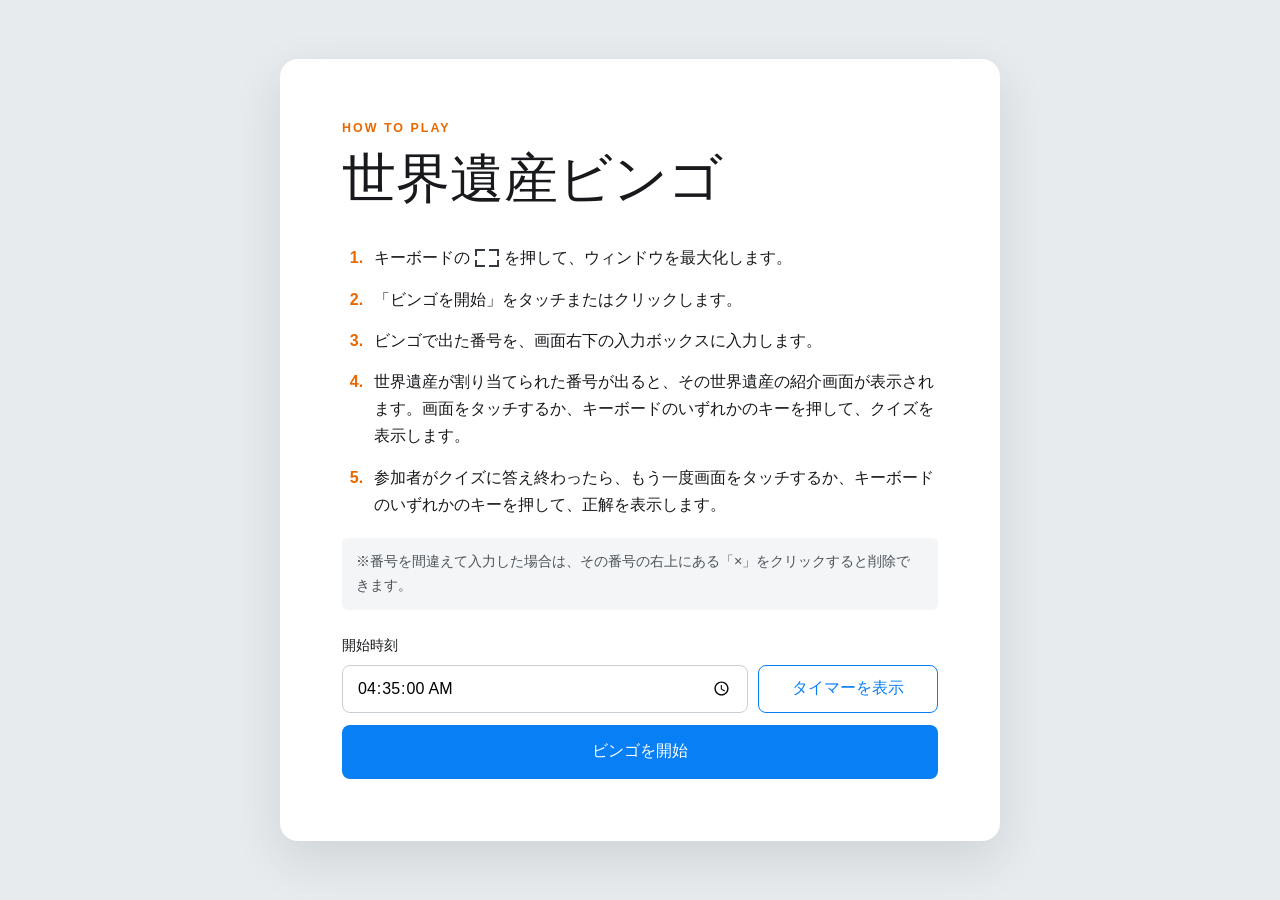
<file: index.html>
<!doctype html>
<html lang="ja">
<head>
  <meta charset="UTF-8" />
  <meta name="viewport" content="width=device-width, initial-scale=1.0" />
  <meta name="theme-color" content="#f3f5f4" />
  <meta name="description" content="世界遺産クイズとビンゴを同時に楽しめるウェブアプリです。" />
  <title>世界遺産ビンゴ</title>
  <link rel="stylesheet" href="popup.css?v=9" />
  <link rel="stylesheet" href="styles.css?v=30" />
  <script src="heritages.js?v=21" defer></script>
  <script src="pictures/manifest.js?v=2" defer></script>
  <script src="bingo.js?v=10" defer></script>
  <script src="app.js?v=28" defer></script>
</head>
<body>
  <section class="view home-view" id="homeView">
    <div class="menu-card">
      <p class="eyebrow">HOW TO PLAY</p>
      <h1>世界遺産ビンゴ</h1>
      <ol class="instructions">
        <li>キーボードの<span class="window-icon" aria-label="Chromebookの最大化アイコン"><i></i></span>を押して、ウィンドウを最大化します。</li>
        <li>「ビンゴを開始」をタッチまたはクリックします。</li>
        <li>ビンゴで出た番号を、画面右下の入力ボックスに入力します。</li>
        <li>世界遺産が割り当てられた番号が出ると、その世界遺産の紹介画面が表示されます。画面をタッチするか、キーボードのいずれかのキーを押して、クイズを表示します。</li>
        <li>参加者がクイズに答え終わったら、もう一度画面をタッチするか、キーボードのいずれかのキーを押して、正解を表示します。</li>
      </ol>
      <p class="menu-note">※番号を間違えて入力した場合は、その番号の右上にある「×」をクリックすると削除できます。</p>
      <div class="timer-controls">
        <label for="startTimeInput">開始時刻</label>
        <input id="startTimeInput" type="time" step="1" required />
        <button class="secondary-button" id="openTimer" type="button">タイマーを表示</button>
      </div>
      <button class="primary-button" id="openRules" type="button">ビンゴを開始</button>
    </div>
  </section>
  <section class="view timer-view" id="timerView" hidden>
    <div class="timer-background" aria-hidden="true">
      <img class="timer-background-image is-active" alt="" />
      <img class="timer-background-image" alt="" />
    </div>
    <div class="timer-content">
      <p class="eyebrow">WORLD HERITAGE BINGO</p>
      <h1>次のビンゴ大会は<span id="startTimeText">XX:XX:XX</span>から！</h1>
      <p class="countdown-caption">開始まであと</p>
      <p class="countdown" id="countdownText">ZZ:ZZ:ZZ</p>
      <div class="timer-actions">
        <button class="secondary-button" id="timerBack" type="button">戻る</button>
        <button class="primary-button" id="timerStartGame" type="button">ビンゴを開始</button>
      </div>
    </div>
  </section>
  <section class="view rules-view" id="rulesView" hidden>
    <div class="rules-card">
      <div class="rules-visual" aria-hidden="true">
        <img id="rulesImage" alt="" />
      </div>
      <div class="rules-copy">
        <p class="eyebrow">WORLD HERITAGE BINGO</p>
        <h1>世界遺産ビンゴとは？</h1>
        <p class="rules-lead">1～100の数字を使って行う、クイズ付きのビンゴゲームです。</p>
        <ul>
          <li>読み上げられた数字と同じマスを開けます。</li>
          <li>特定の数字が出たら世界遺産に関するクイズが出題されます。</li>
          <li>クイズに正解した人は好きなマスを1つ開けることができます。</li>
          <li>完成したビンゴの数に応じて景品と交換できます。</li>
        </ul>
        <p class="rules-finish">世界遺産のクイズに答えながら、たくさんのビンゴを目指しましょう！</p>
        <button class="primary-button" id="startGame" type="button">ビンゴを始める</button>
      </div>
    </div>
  </section>
  <section class="view game-view" id="gameView" hidden>
    <main class="workspace">
      <section class="heritage-panel" id="heritagePanel" tabindex="0" aria-label="世界遺産とクイズ">
        <div class="heritage-empty" id="heritageEmpty"><h1>世界遺産クイズ</h1><p>右側で番号を入力してください</p></div>
        <article class="heritage-card" id="heritageCard" hidden>
          <div class="heritage-images"><img class="heritage-image is-active" alt="" /><img class="heritage-image" alt="" /></div>
          <div class="image-shade" aria-hidden="true"></div>
          <div class="heritage-content">
            <p class="heritage-rank" id="heritageRank"></p>
            <h1 id="heritageName"></h1>
            <section class="quiz-box" id="quizBox" hidden><p class="quiz-label" id="quizLabel">QUIZ</p><p class="quiz-text" id="quizText"></p></section>
            <p class="advance-hint" id="advanceHint">画面をクリック、またはキーを押してクイズを表示</p>
          </div>
          <a class="image-credit" id="imageCredit" target="_blank" rel="noopener noreferrer">画像：Wikimedia Commons</a>
        </article>
      </section>
      <section class="board-panel" aria-label="ビンゴボード">
        <div class="popup-shell">
          <section class="number-area" id="numberArea" aria-label="呼ばれた番号の一覧">
            <div class="number-toolbar"><button class="clear-all-button" id="clearAllButton" type="button">すべて消去</button></div>
            <div class="number-grid" id="numberGrid" aria-live="polite"></div>
            <div class="empty-state" id="emptyState"><p>番号を追加してください</p></div>
          </section>
          <footer class="entry-area">
            <form class="number-form" id="numberForm" novalidate>
              <div class="input-wrap"><label for="numberInput">番号</label><input id="numberInput" name="number" type="text" inputmode="numeric" autocomplete="off" placeholder="番号を入力" required /></div>
              <button class="add-button" type="submit">追加</button>
            </form>
            <p class="form-message" id="formMessage" role="status" aria-live="polite"></p>
          </footer>
        </div>
      </section>
    </main>
  </section>
</body>
</html>
</file>
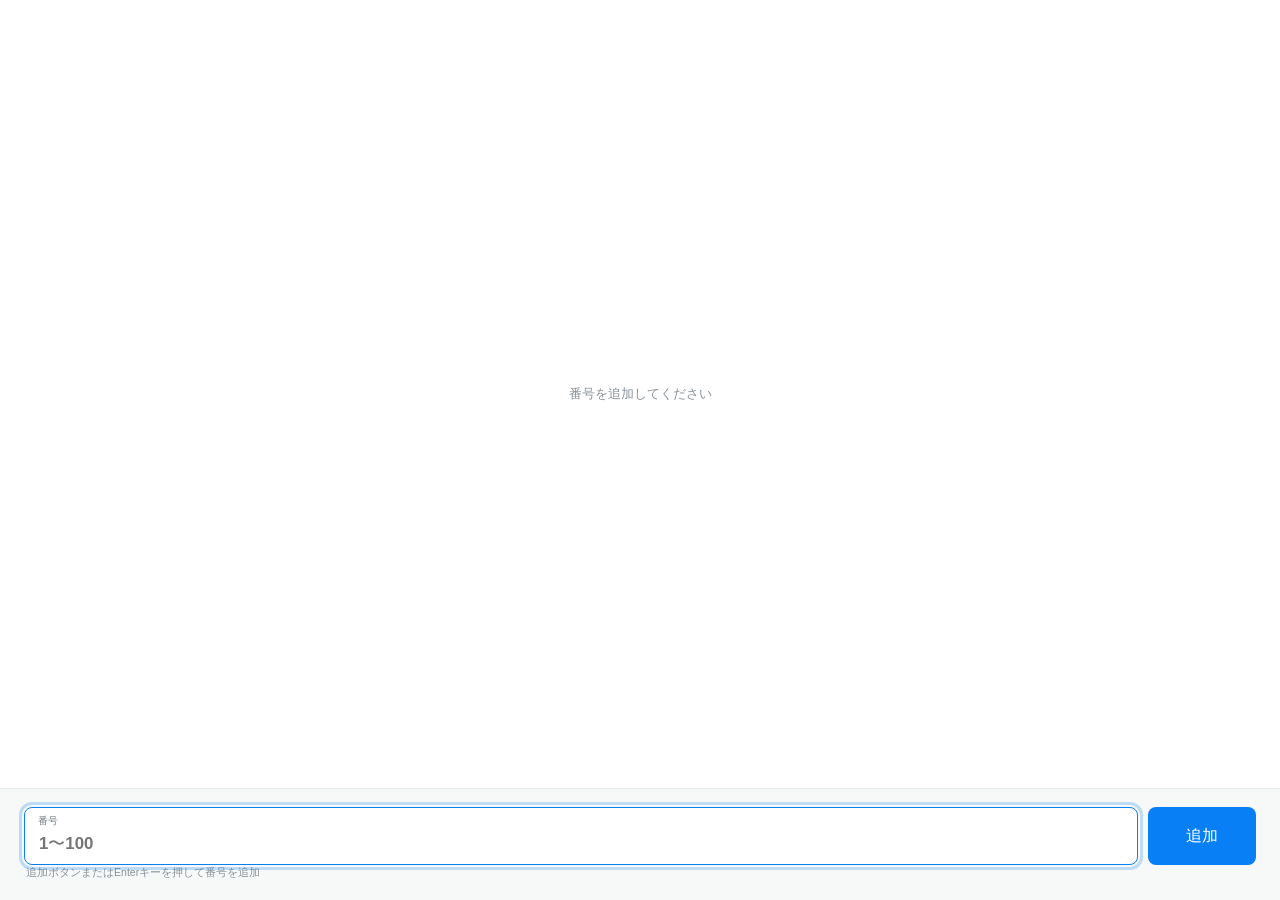
<file: popup.html>
<!doctype html>
<html lang="ja">
  <head>
    <meta charset="UTF-8" />
    <meta name="viewport" content="width=device-width, initial-scale=1.0" />
    <meta name="theme-color" content="#ffffff" />
    <title>ビンゴ番号ボード</title>
    <link rel="stylesheet" href="popup.css?v=4" />
    <script src="bingo.js?v=4" defer></script>
    <script src="popup.js?v=3" defer></script>
  </head>
  <body>
    <main class="popup-shell">
      <section class="number-area" id="numberArea" aria-label="呼ばれた番号の一覧">
        <div class="number-grid" id="numberGrid" aria-live="polite"></div>
        <div class="empty-state" id="emptyState">
          <p>番号を追加してください</p>
        </div>
      </section>

      <footer class="entry-area">
        <form class="number-form" id="numberForm" novalidate>
          <div class="input-wrap">
            <label for="numberInput">番号</label>
            <input
              id="numberInput"
              name="number"
              type="number"
              min="1"
              max="100"
              inputmode="numeric"
              autocomplete="off"
              placeholder="1〜100"
              required
            />
          </div>
          <button class="add-button" type="submit">追加</button>
        </form>
        <p class="form-message" id="formMessage" role="status" aria-live="polite"></p>
        <p class="entry-hint">追加ボタンまたはEnterキーを押して番号を追加</p>
      </footer>
    </main>
  </body>
</html>
</file>
<file: popup.css>
:root {
  font-family: "Noto Sans JP", "Yu Gothic UI", "Yu Gothic", Meiryo, sans-serif;
  color: #17191c;
  background: #ffffff;
  font-synthesis: none;
  text-rendering: optimizeLegibility;
}

* {
  box-sizing: border-box;
}

html,
body {
  width: 100%;
  min-width: 300px;
  height: 100%;
  margin: 0;
  overflow: hidden;
  background: #ffffff;
}

button,
input {
  font: inherit;
}

.popup-shell {
  display: grid;
  grid-template-rows: minmax(0, 1fr) auto;
  width: 100%;
  height: 100%;
  background: #ffffff;
}

.remove-button {
  display: grid;
  padding: 0;
  place-items: center;
  border: 0;
  border-radius: 50%;
  cursor: pointer;
}

.number-area {
  position: relative;
  min-height: 0;
  overflow-y: auto;
  overscroll-behavior: contain;
  scrollbar-color: #c7ccd1 transparent;
}

.number-toolbar {
  position: sticky;
  top: 0;
  z-index: 2;
  display: flex;
  justify-content: flex-end;
  padding: 10px 12px 0;
  pointer-events: none;
}

.clear-all-button {
  min-height: 34px;
  padding: 6px 14px;
  border: 0;
  border-radius: 7px;
  background: #d83b32;
  color: #ffffff;
  font-size: .82rem;
  font-weight: 700;
  cursor: pointer;
  pointer-events: auto;
}

.clear-all-button:hover { background: #bd2f28; }
.clear-all-button:disabled { background: #d8dcdf; color: #818990; cursor: default; }

.number-grid {
  display: grid;
  grid-template-columns: repeat(3, minmax(0, 1fr));
  gap: 6px;
  padding: 10px 12px;
}

.number-card {
  position: relative;
  display: flex;
  min-height: 52px;
  align-items: center;
  justify-content: center;
  border: 1px solid #e2e6e9;
  border-radius: 8px;
  background: #ffffff;
}

.number-card__value {
  font-size: clamp(1.25rem, 5vw, 1.65rem);
  font-weight: 750;
  line-height: 1;
}

.remove-button {
  position: absolute;
  top: 4px;
  right: 4px;
  width: 20px;
  height: 20px;
  background: #f0f2f3;
  color: #808890;
  font-size: 0.78rem;
}

.remove-button:hover {
  background: #e04d44;
  color: #ffffff;
}

.empty-state {
  position: absolute;
  inset: 0;
  display: grid;
  align-content: center;
  justify-items: center;
  color: #8a9299;
  pointer-events: none;
}

.empty-state[hidden] {
  display: none;
}

.empty-state p {
  margin: 0;
  font-size: 0.82rem;
}

.entry-area {
  padding: 18px 24px 20px;
  border-top: 1px solid #e7eaed;
  background: #f7f8f8;
}

.number-form {
  display: grid;
  grid-template-columns: minmax(0, 1fr) 108px;
  gap: 10px;
}

.input-wrap {
  position: relative;
}

.input-wrap label {
  position: absolute;
  top: 7px;
  left: 14px;
  color: #777f87;
  font-size: 0.62rem;
  font-weight: 700;
}

.input-wrap input {
  width: 100%;
  height: 58px;
  padding: 22px 14px 6px;
  border: 1px solid #ccd2d7;
  border-radius: 8px;
  outline: none;
  background: #ffffff;
  color: #17191c;
  font-size: 1.05rem;
  font-weight: 700;
  appearance: textfield;
}

.input-wrap input::-webkit-inner-spin-button,
.input-wrap input::-webkit-outer-spin-button {
  margin: 0;
  appearance: none;
}

.input-wrap input:focus {
  border-color: #087ff5;
}

.add-button {
  border: 0;
  border-radius: 8px;
  background: #087ff5;
  color: #ffffff;
  font-weight: 700;
  cursor: pointer;
}

.add-button:hover {
  background: #006ed9;
}

.remove-button:focus-visible,
.clear-all-button:focus-visible,
.add-button:focus-visible,
input:focus-visible {
  outline: 3px solid rgba(8, 127, 245, 0.24);
  outline-offset: 2px;
}

.form-message {
  margin: 7px 2px 0;
  color: #d83b32;
  font-size: 0.7rem;
}

.form-message:empty {
  display: none;
}

.form-message.is-success {
  color: #14834d;
}

.entry-hint {
  margin: 1px 2px 0;
  color: #8a9299;
  font-size: 0.66rem;
}

@media (max-width: 420px) {
  .entry-area {
    padding-right: 14px;
    padding-left: 14px;
  }

  .number-grid {
    gap: 5px;
    padding: 8px;
  }

  .number-card {
    min-height: 48px;
  }

  .number-form {
    grid-template-columns: minmax(0, 1fr) 78px;
  }
}
</file>
<file: styles.css>
:root { color: #17191c; background: #eef1f3; font-family: "Yu Gothic UI", "Meiryo", sans-serif; }
* { box-sizing: border-box; }
html, body { width: 100%; min-width: 320px; min-height: 100%; height: auto; margin: 0; overflow-x: hidden; overflow-y: auto; }
body { background: #eef1f3; }
[hidden] { display: none !important; }
button, input { font: inherit; }
.view { min-height: 100dvh; }
.view:not([hidden]) { animation: viewIn .6s cubic-bezier(.2,.75,.25,1) both; }
.eyebrow { margin: 0; color: #e96800; font-size: .78rem; font-weight: 800; letter-spacing: .16em; }
.primary-button { min-height: 54px; padding: 0 28px; border: 0; border-radius: 8px; background: #087ff5; color: #fff; font-weight: 700; cursor: pointer; }
.primary-button:hover { background: #006ed9; }
.secondary-button { min-height: 48px; padding: 0 22px; border: 1px solid #087ff5; border-radius: 8px; background: #fff; color: #087ff5; font-weight: 700; cursor: pointer; }

.rules-view { background: #fff; }
.rules-card { display: grid; grid-template-columns: 1fr 1fr; width: 100%; min-height: 100dvh; }
.rules-visual { position: relative; min-height: 100dvh; overflow: hidden; background: #20272d; }
.rules-visual > img { width: 100%; height: 100%; object-fit: cover; opacity: .82; }
.rules-visual::after { position: absolute; inset: 0; content: ""; background: rgba(7,16,24,.2); }
.rules-copy { display: flex; flex-direction: column; justify-content: center; padding: clamp(40px, 5vw, 92px); background: #fff; }
.rules-copy .eyebrow { font-size: 1rem; }
.rules-copy h1 { margin: 12px 0 24px; font-size: clamp(2rem, 3.4vw, 4rem); line-height: 1.15; white-space: nowrap; }
.rules-lead { margin: 0 0 26px; font-size: clamp(1.25rem, 1.5vw, 1.65rem); font-weight: 700; line-height: 1.6; }
.rules-copy ul { display: grid; gap: 18px; margin: 0; padding-left: 1.35em; font-size: clamp(1.12rem, 1.25vw, 1.4rem); line-height: 1.65; }
.rules-copy li::marker { color: #e96800; }
.rules-finish { margin: 30px 0; font-size: clamp(1.15rem, 1.3vw, 1.45rem); font-weight: 700; line-height: 1.7; }
.rules-copy .primary-button { min-height: 64px; padding: 0 34px; font-size: 1.2rem; }
.rules-copy .primary-button { align-self: flex-start; }

.home-view { display: flex; min-height: 100dvh; flex-direction: column; align-items: center; justify-content: flex-start; padding: clamp(16px, 3vh, 28px); background: #e7ebee; }
.menu-card { width: min(720px, 100%); margin-block: auto; padding: clamp(32px, 6vw, 62px); border-radius: 18px; background: #fff; box-shadow: 0 18px 48px rgba(31,42,51,.12); }
.menu-card h1 { margin: 8px 0 28px; font-size: clamp(2rem, 5vw, 3.4rem); }
.instructions { display: grid; gap: 14px; margin: 0 0 30px; padding-left: 1.6em; font-size: 1rem; line-height: 1.7; }
.instructions li { padding-left: 6px; }
.instructions li::marker { color: #e96800; font-weight: 800; }
.menu-note { margin: -10px 0 26px; padding: 12px 14px; border-radius: 6px; background: #f3f5f6; color: #4b535a; font-size: .9rem; line-height: 1.65; }
.menu-card .primary-button { width: 100%; }
.timer-controls { display: grid; grid-template-columns: 1fr auto; gap: 10px; margin: 0 0 12px; }
.timer-controls label { grid-column: 1 / -1; font-size: .9rem; font-weight: 700; }
.timer-controls input { min-height: 48px; padding: 0 14px; border: 1px solid #c8d0d6; border-radius: 8px; background: #fff; }
.timer-controls .secondary-button { min-width: 180px; }
.timer-view { position: relative; display: grid; place-items: center; overflow: hidden; padding: 28px; background: #fff; text-align: center; }
.timer-background { position: absolute; inset: -24px; overflow: hidden; }
.timer-background::after { position: absolute; inset: 0; content: ""; background: rgba(255,255,255,.56); }
.timer-background-image { position: absolute; inset: 0; width: 100%; height: 100%; object-fit: cover; opacity: 0; filter: blur(14px); transform: scale(1.04); transition: opacity 1.4s ease; }
.timer-background-image.is-active { opacity: 1; }
.timer-content { position: relative; z-index: 1; width: min(1240px, 100%); padding: clamp(28px, 5vw, 60px); text-shadow: 0 2px 18px rgba(255,255,255,.9); }
.timer-content h1 { margin: 16px 0 40px; font-size: clamp(2rem, 4vw, 3.8rem); white-space: nowrap; }
.timer-content h1 span { white-space: nowrap; }
.countdown { margin: 0; color: #e96800; font-variant-numeric: tabular-nums; font-size: clamp(3rem, 11vw, 9rem); font-weight: 800; letter-spacing: .02em; line-height: 1; }
.countdown-caption { margin: 0 0 14px; font-size: clamp(1.2rem, 2.5vw, 2rem); font-weight: 700; }
.timer-actions { display: flex; justify-content: center; gap: 12px; margin-top: 42px; }
.timer-actions .primary-button,
.timer-actions .secondary-button { min-width: 150px; min-height: 54px; }
.window-icon { position: relative; display: inline-block; width: 24px; height: 18px; margin: 0 5px; vertical-align: -4px; }
.window-icon::before,
.window-icon::after,
.window-icon i::before,
.window-icon i::after { content: ""; position: absolute; width: 8px; height: 5px; }
.window-icon::before { top: 0; left: 0; border-top: 2px solid #343a40; border-left: 2px solid #343a40; }
.window-icon::after { top: 0; right: 0; border-top: 2px solid #343a40; border-right: 2px solid #343a40; }
.window-icon i { position: absolute; inset: 0; display: block; }
.window-icon i::before { bottom: 0; left: 0; border-bottom: 2px solid #343a40; border-left: 2px solid #343a40; }
.window-icon i::after { right: 0; bottom: 0; border-right: 2px solid #343a40; border-bottom: 2px solid #343a40; }

.workspace { display: grid; grid-template-columns: minmax(0, 1fr) clamp(340px, 28vw, 430px); width: 100%; height: 100dvh; gap: 1px; background: #dfe3e6; }
.heritage-panel { position: relative; min-width: 0; min-height: 0; overflow: hidden; outline: none; background: #17191c; color: #fff; cursor: pointer; }
.heritage-empty { display: grid; height: 100%; place-content: center; padding: 40px; text-align: center; }
.heritage-empty h1 { margin: 0 0 12px; font-size: clamp(2rem, 5vw, 4.5rem); }
.heritage-empty p { margin: 0; color: #c9ced2; font-size: 1.1rem; }
.heritage-card { position: relative; width: 100%; height: 100%; overflow: hidden; background: #202327; }
.heritage-images { position: absolute; inset: 0; overflow: hidden; background: #fff; }
.heritage-image { position: absolute; inset: 0; width: 100%; height: 100%; object-fit: cover; object-position: 50% 50%; opacity: 0; transition: opacity 1.4s ease; }
.heritage-image.is-active { opacity: 1; }
.heritage-card.image-unavailable .heritage-images { display: none; }
.image-shade { position: absolute; inset: 0; background: rgba(0,0,0,.3); }
.heritage-content { position: absolute; inset: auto 0 0; padding: clamp(28px, 5vw, 72px); text-shadow: 0 2px 10px rgba(0,0,0,.75); }
.heritage-card:not(.is-entering) .heritage-content { opacity: 0; }
.is-entering .heritage-content { animation: contentIn 1.4s ease both; }
.heritage-rank { margin: 0 0 10px; font-size: 1rem; font-weight: 700; }
.heritage-content h1 { width: 100%; max-width: 1200px; margin: 0; font-size: clamp(2.1rem, 5vw, 5.2rem); line-height: 1.15; white-space: nowrap; }
.quiz-box { width: fit-content; max-width: min(100%, 1100px); box-sizing: border-box; margin-top: 28px; padding: 20px 24px; border-left: 5px solid #ff8412; background: rgba(0,0,0,.75); text-shadow: none; }
.quiz-box.animate-in { animation: quizIn .55s ease both; }
.quiz-label { margin: 0 0 8px; color: #ff9b3d; font-size: .9rem; font-weight: 800; letter-spacing: .16em; }
.quiz-text { width: max-content; max-width: 100%; margin: 0; font-weight: 700; line-height: 1.45; overflow-x: auto; }
.quiz-line { display: block; width: 100%; font-size: clamp(1.15rem, 2.1vw, 1.75rem); white-space: nowrap; }
.quiz-line--question { margin-bottom: .35em; font-size: clamp(1.3rem, 2.6vw, 2.2rem); }
.show-answer .quiz-box { border-left-color: #40b86a; }
.show-answer .quiz-label { color: #71d592; }
.advance-hint { margin: 24px 0 0; color: #fff; font-size: .9rem; }
.image-credit { position: absolute; right: 12px; bottom: 10px; color: rgba(255,255,255,.8); font-size: .72rem; text-decoration: none; }
.board-panel { min-width: 0; min-height: 0; overflow: hidden; background: #fff; }
.number-card.is-special .number-card__value { color: #e96800; }
.number-card.is-latest .number-card__value { color: #087ff5; }
@keyframes contentIn { from { opacity: 0; transform: translateY(28px); } to { opacity: 1; transform: translateY(0); } }
@keyframes quizIn { from { opacity: 0; transform: translateY(14px); } to { opacity: 1; transform: translateY(0); } }
@keyframes viewIn { from { opacity: 0; transform: translateY(12px); } to { opacity: 1; transform: translateY(0); } }
@media (prefers-reduced-motion: reduce) { *, *::before, *::after { scroll-behavior: auto !important; animation-duration: .01ms !important; transition-duration: .01ms !important; } }
@media (max-width: 820px) {
  .rules-card { grid-template-columns: 1fr; }
  .rules-visual { min-height: 46dvh; }
  .rules-copy { padding: 36px 24px; }
  .rules-copy h1 { font-size: clamp(1.6rem, 6.5vw, 3rem); }
  .timer-controls { grid-template-columns: 1fr; }
  .timer-controls label { grid-column: auto; }
  .timer-content h1 { white-space: normal; }
  .workspace { grid-template-columns: 1fr; grid-template-rows: minmax(360px, 55dvh) minmax(620px, 70dvh); height: auto; }
  .heritage-content { padding: 34px 24px 28px; }
  .heritage-content h1 { font-size: clamp(1.8rem, 8vw, 3rem); }
}
@media (max-height: 820px) and (min-width: 821px) {
  .menu-card { padding: 24px 36px; }
  .menu-card h1 { margin: 6px 0 16px; font-size: 2.4rem; }
  .instructions { gap: 6px; margin-bottom: 16px; font-size: .9rem; line-height: 1.45; }
  .menu-note { margin: 0 0 12px; padding: 8px 12px; font-size: .82rem; line-height: 1.45; }
  .timer-controls { gap: 6px 10px; margin-bottom: 10px; }
  .timer-controls input,
  .timer-controls .secondary-button { min-height: 44px; }
  .menu-card .primary-button { min-height: 48px; }
}
</file>
